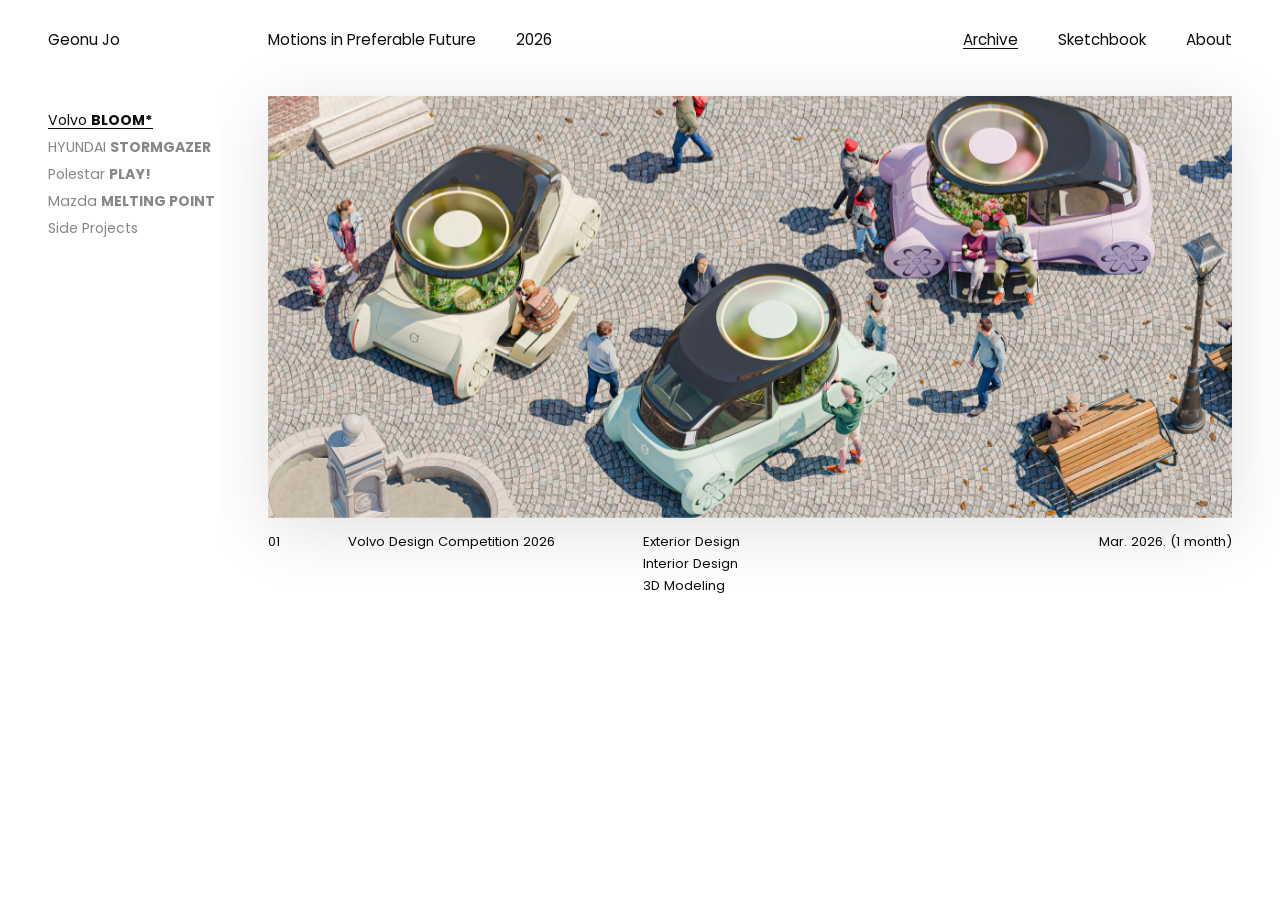
<file: index.html>
<!DOCTYPE html>
<html lang="en">
<head>
  <meta charset="UTF-8" />
  <meta name="viewport" content="width=device-width, initial-scale=1.0" />
  <title>Geonu Jo — Archive</title>
  <style>
    @font-face { font-family:'Poppins'; src:url('source/fonts/Poppins-Regular.ttf') format('truetype'); font-weight:400; }
    @font-face { font-family:'Poppins'; src:url('source/fonts/Poppins-Medium.ttf') format('truetype'); font-weight:500; }
    @font-face { font-family:'Poppins'; src:url('source/fonts/Poppins-Bold.ttf') format('truetype'); font-weight:700; }

    html {
      -webkit-text-size-adjust: 100%;
      text-size-adjust: 100%;
    }

    *, *::before, *::after { box-sizing:border-box; margin:0; padding:0; }
    html, body { width:100%; height:100%; overflow:hidden; font-family:'Poppins',sans-serif; font-weight:400; color:#0D0D11; }

    #global-nav {
      position:fixed; top:0; left:0; right:0; z-index:500;
      display:flex; align-items:baseline;
      padding:28px 48px 0;
      pointer-events:none;
    }
    #global-nav * { pointer-events:auto; }
    
    .nav-name  { font-size:0.95rem; font-weight:400; width:220px; flex-shrink:0; color:#0D0D11; transition: color 0.5s ease; }
    .nav-title { font-size:0.95rem; font-weight:400; color:#0D0D11; transition: color 0.5s ease; }
    .nav-year  { font-size:0.95rem; font-weight:400; flex:1; padding-left:40px; color:#0D0D11; transition: color 0.5s ease; }
    
    .nav-links { display:flex; gap:40px; }
    .nav-links a { font-size:0.95rem; font-weight:400; color:#0D0D11; text-decoration:none; transition: color 0.5s ease; }
    
    .nav-links a.active { text-decoration:underline; text-underline-offset:3px; }
    .nav-links a:hover  { text-decoration:underline; text-underline-offset:3px; }
    
    #global-nav.on-sketchbook .nav-name,
    #global-nav.on-sketchbook .nav-title,
    #global-nav.on-sketchbook .nav-year,
    #global-nav.on-sketchbook .nav-links a { color:#e8e8e8; }

    /* ── PAGE SCROLL ── */
    #scroll-container { position:fixed; inset:0; overflow:hidden; }
    /* 페이지 높이를 vh/svh 단위 대신 컨테이너 비율(%)로 통일:
       모바일·아이패드에서 주소창 때문에 vh와 svh가 달라 페이지가 어긋나던 문제 방지 */
    #pages-wrapper {
      width:100%;
      height:300%;
      transition: transform 0.85s cubic-bezier(0.76,0,0.24,1);
      will-change: transform;
    }
    .page { width:100%; height:33.3333%; position:relative; overflow:hidden; }

    /* ── PAGE 1: ARCHIVE ── */
    #page-archive { background:#fff; display:flex; }

    .archive-sidebar {
      width:220px;
      flex-shrink:0;
      padding:110px 0 48px 48px;
      display:flex;
      flex-direction:column;
      gap:6px;
    }
    .project-nav-item {
      font-size:0.88rem;
      font-weight:400;
      color:#878788;
      cursor:pointer;
      line-height:1.5;
      transition:color 0.2s;
      white-space:nowrap;
    }
    .project-nav-item strong { font-weight:700; }
    .project-nav-item.active { color:#0D0D11; text-decoration:underline; text-underline-offset:3px; }
    .project-nav-item:hover { color:#0D0D11; }

    .archive-content {
      flex:1;
      padding:96px 48px 48px;
      display:flex;
      flex-direction:column;
      overflow:hidden;
    }

    #archive-cover {
      position: relative;
      width: 100%;
      aspect-ratio: 16/7;
      box-shadow: 0 12px 64px rgba(0,0,0,0.12);
      background: transparent;
      flex-shrink: 0;
      cursor: pointer;
    }

    .cover-layer {
      position: absolute;
      inset: 0;
      width: 100%;
      height: 100%;
      opacity: 0;
      z-index: 1;
      transition: opacity 0.5s cubic-bezier(0.25, 1, 0.5, 1);
      will-change: opacity;
    }

    .cover-layer.active {
      opacity: 1;
      z-index: 3;
    }

    .cover-layer::after {
      content: '';
      position: absolute;
      inset: 0;
      background-color: #ffffff;
      opacity: 0; 
      pointer-events: none; 
      transition: opacity 0.3s ease; 
      z-index: 2; 
    }
    .cover-layer:hover::after { opacity: 0.1; }

    .cover-layer img {
      width: 100%;
      height: 100%;
      object-fit: cover;
      display: block;
      position: relative;
      z-index: 1;
    }

    .project-meta {
      display:grid;
      grid-template-columns: 80px 1fr 1fr 1fr;
      padding-top:14px;
      flex-shrink:0;
    }
    .meta-num     { font-size:0.82rem; color:#0D0D11; }
    .meta-context { font-size:0.82rem; color:#0D0D11; }
    .meta-tags    { font-size:0.82rem; color:#0D0D11; display:flex; flex-direction:column; gap:2px; }
    .meta-date    { font-size:0.82rem; color:#0D0D11; text-align:right; }

    /* ── PAGE 2: SKETCHBOOK (iframe) ── */
    #page-sketchbook { background:#b8b8b8; }

    /* ── PAGE 3: ABOUT ── */
    #page-about { background:#fff; }



    /* ═══════════════════════════════
       MOBILE RESPONSIVE LAYOUT STYLES
    ═══════════════════════════════ */
    @media (max-width: 768px), (max-width: 915px) and (orientation: landscape) {
      #global-nav {
        padding: 16px 20px 0;
        flex-direction: column;
        gap: 4px;
      }
      .nav-name { font-size: 0.9rem; width: auto; }
      .nav-title, .nav-year { display: none; } 
      .nav-links { width: 100%; justify-content: flex-start; gap: 24px; margin-top: 4px; }
      .nav-links a { font-size: 0.9rem; }

      #page-archive { flex-direction: column; overflow-y: auto; -webkit-overflow-scrolling: touch; }
      
      .archive-sidebar {
        width: 100%;
        padding: 114px 20px 12px 20px;
        flex-direction: row;
        overflow-x: auto;
        white-space: nowrap;
        gap: 16px;
        -webkit-overflow-scrolling: touch;
      }
      .archive-sidebar::-webkit-scrollbar { display: none; } 
      .project-nav-item { font-size: 0.85rem; display: inline-block; }

      .archive-content {
        padding: 8px 20px 40px 20px;
        flex-shrink: 0;
        overflow: visible;
      }
      #archive-cover { aspect-ratio: 4/3; }

      .project-meta {
        grid-template-columns: 1fr; 
        row-gap: 8px;
        padding-top: 14px;
      }
      .meta-num { font-size: 0.8rem; color: #878788; }
      .meta-context { font-size: 0.95rem; font-weight: 500; }
      .meta-tags { flex-direction: row; flex-wrap: wrap; gap: 4px 10px; font-size: 0.8rem; }
      /* ★ 요구사항 반영: 아카이브 페이지 날짜 정보 정렬 왼쪽으로 통합 수정 */
      .meta-date { text-align: left; font-size: 0.8rem; color: #878788; margin-top: 2px; }
      

    }

    @media (max-width: 915px) and (orientation: landscape) {
      .archive-sidebar { padding: 94px 20px 8px 20px; }
      #archive-cover { aspect-ratio: 16/6; max-height: 38vh; }
    }
  </style>
</head>
<body>

<nav id="global-nav">
  <span class="nav-name">Geonu Jo</span>
  <span class="nav-title">Motions in Preferable Future</span>
  <span class="nav-year">2026</span>
  <div class="nav-links">
    <a href="#" id="nav-archive" class="active">Archive</a>
    <a href="#" id="nav-sketchbook">Sketchbook</a>
    <a href="#" id="nav-about">About</a>
  </div>
</nav>

<div id="scroll-container">
  <div id="pages-wrapper">

    <div class="page" id="page-archive">
      <aside class="archive-sidebar">
        <div class="project-nav-item active" data-key="bloom">
          Volvo <strong>BLOOM*</strong>
        </div>
        <div class="project-nav-item" data-key="stormgazer">
          HYUNDAI <strong>STORMGAZER</strong>
        </div>
        <div class="project-nav-item" data-key="play">
          Polestar <strong>PLAY!</strong>
        </div>
        <div class="project-nav-item" data-key="mazda">
          Mazda <strong>MELTING POINT</strong>
        </div>
        <div class="project-nav-item" data-key="side">
          Side Projects
        </div>
      </aside>

      <div class="archive-content">
        <div id="archive-cover"></div>
        
        <div class="project-meta">
          <span class="meta-num" id="meta-num"></span>
          <span class="meta-context" id="meta-context"></span>
          <span class="meta-tags" id="meta-tags"></span>
          <span class="meta-date" id="meta-date"></span>
        </div>
      </div>
    </div>

    <div class="page" id="page-sketchbook">
      <iframe src="sketchbook.html" style="position:absolute;inset:0;width:100%;height:100%;border:none;" title="Sketchbook"></iframe>
    </div>

    <div class="page" id="page-about">
      <iframe id="about-iframe" src="about.html" style="position:absolute;inset:0;width:100%;height:100%;border:none;" title="About"></iframe>
    </div>

  </div>
</div>



<script>
const PROJECTS = {
  'bloom': {
    num:'01', context:'Volvo Design Competition 2026',
    tags:['Exterior Design','Interior Design','3D Modeling'],
    date:'Mar. 2026. (1 month)',
    path:'source/projects/volvo-bloom/',
    images: Array.from({length:15}, (_,i) => String(i+1).padStart(2,'0')+'.jpg'),
    vimeo: '<div style="padding:68.52% 0 0 0;position:relative;"><iframe src="https://player.vimeo.com/video/1188949481?badge=0&autopause=0&player_id=0&app_id=58479&autoplay=1&loop=1" frameborder="0" allow="autoplay; fullscreen; picture-in-picture; clipboard-write; encrypted-media; web-share" referrerpolicy="strict-origin-when-cross-origin" style="position:absolute;top:0;left:0;width:100%;height:100%;" title="BLOOM* (Volvo Design Competition 2026)"></iframe></div><script src="https://player.vimeo.com/api/player.js"><\/script>'
  },
  'stormgazer': {
    num:'02', context:'HYUNDAI industry-academic cooperation',
    tags:['Exterior Design','3D Modeling'],
    date:'Jul. 2025. - Nov. 2025. (4 months)',
    path:'source/projects/hyundai-stormgazer/',
    images: Array.from({length:13}, (_,i) => String(i+1).padStart(2,'0')+'.jpg')
  },
  'play': {
    num:'03', context:'Polestar Design Contest 2024',
    tags:['Exterior Design','Interior Design', '3D Modeling'],
    date:'Apr. 2024. - May. 2024. (2 months)',
    path:'source/projects/polestar-play/',
    images: Array.from({length:12}, (_,i) => String(i+1).padStart(2,'0')+'.jpg')
  },
  'mazda': {
    num:'04', context:'Mazda Design Competition 2025',
    tags:['Exterior Design', 'Interior Design', '3D Modeling'],
    date:'',
    path:'source/projects/mazda-melting-point/',
    images: Array.from({length:7}, (_,i) => String(i+1).padStart(2,'0')+'.jpg')
  },
  'side': {
    num:'05', context:'Various',
    tags:['Sketching','Modeling'],
    date:'2024. –',
    path:'source/projects/side-projects/',
    images: ['01.jpg']
  }
};

let activeKey = '';
let lastActiveKey = null;

function isMobileLayout() {
  return window.innerWidth <= 768 || (window.innerWidth <= 915 && window.innerHeight < window.innerWidth);
}

function initCoverLayers() {
  const container = document.getElementById('archive-cover');
  container.innerHTML = '';

  Object.keys(PROJECTS).forEach(key => {
    const p = PROJECTS[key];
    const picture = document.createElement('picture');
    picture.className = 'cover-layer';
    picture.dataset.coverKey = key;

    picture.innerHTML = `
      <source srcset="${p.path}webp/00.webp" type="image/webp">
      <img src="${p.path}jpg/00.jpg" alt="${p.num} Cover">
    `;
    container.appendChild(picture);
  });
}

function selectProject(key) {
  const p = PROJECTS[key];
  if (!p || activeKey === key) return;
  
  lastActiveKey = activeKey;
  activeKey = key;

  document.querySelectorAll('.project-nav-item').forEach(el => {
    el.classList.toggle('active', el.dataset.key === key);
  });

  const allLayers = document.querySelectorAll('.cover-layer');
  const nextLayer = document.querySelector(`.cover-layer[data-cover-key="${key}"]`);
  const prevLayer = lastActiveKey ? document.querySelector(`.cover-layer[data-cover-key="${lastActiveKey}"]`) : null;

  if (nextLayer) {
    allLayers.forEach(layer => {
      if (layer !== nextLayer && layer.classList.contains('active')) {
        layer.style.zIndex = '2'; 
      } else if (layer !== nextLayer) {
        layer.style.zIndex = '1';
      }
    });

    nextLayer.style.zIndex = '3';
    nextLayer.classList.add('active');

    if (prevLayer && prevLayer !== nextLayer) {
      const layerToHide = prevLayer;
      
      setTimeout(() => {
        if (activeKey !== layerToHide.dataset.coverKey) { 
          layerToHide.classList.remove('active');
          layerToHide.style.zIndex = '1';
        }
      }, 2600); 
    }
  }

  document.getElementById('meta-num').textContent     = p.num;
  document.getElementById('meta-context').textContent = p.context;
  document.getElementById('meta-date').textContent    = p.date;
  const tagsEl = document.getElementById('meta-tags');
  tagsEl.innerHTML = p.tags.map(t => `<span>${t}</span>`).join('');
}

document.querySelectorAll('.project-nav-item').forEach(el => {
  el.addEventListener('click', () => {
    selectProject(el.dataset.key);
    if(isMobileLayout()) {
      el.scrollIntoView({ behavior: 'smooth', inline: 'center', block: 'nearest' });
    }
  });
});

initCoverLayers();
selectProject('bloom');

document.getElementById('archive-cover').addEventListener('click', () => {
  if (activeKey) location.href = `p.html?key=${activeKey}`;
});

/* ── PAGE SNAPPING ── */
const pagesWrapper = document.getElementById('pages-wrapper');
const globalNav    = document.getElementById('global-nav');
const archivePage  = document.getElementById('page-archive');
let currentPage = 0;
let isAnimating = false;
const ANIM_MS   = 900;

function goToPage(n) {
  n = Math.max(0, Math.min(2, n));
  if (n === currentPage || isAnimating) return;
  currentPage = n;
  isAnimating = true;
  
  // translateY의 %는 wrapper(=페이지 3장) 높이 기준이므로 한 페이지 = 100/3 %
  pagesWrapper.style.transform = `translateY(${-n * (100 / 3)}%)`;
  
  document.getElementById('nav-archive').classList.toggle('active',    n === 0);
  document.getElementById('nav-sketchbook').classList.toggle('active', n === 1);
  document.getElementById('nav-about').classList.toggle('active',      n === 2);
  globalNav.classList.toggle('on-sketchbook', n === 1);
  setTimeout(() => { isAnimating = false; }, ANIM_MS);
}

document.getElementById('nav-archive').addEventListener('click',    e => { e.preventDefault(); goToPage(0); });
document.getElementById('nav-sketchbook').addEventListener('click', e => { e.preventDefault(); goToPage(1); });
document.getElementById('nav-about').addEventListener('click',      e => { e.preventDefault(); goToPage(2); });

let wheelAccum = 0, wheelTimer = null;
const WHEEL_THRESHOLD = 50;

window.addEventListener('wheel', (e) => {
  if (currentPage === 0) {
    if (isMobileLayout()) return; 
    const atBottom = archivePage.scrollTop + archivePage.clientHeight >= archivePage.scrollHeight - 4;
    const atTop    = archivePage.scrollTop <= 0;
    if (e.deltaY > 0 && !atBottom) return;
    if (e.deltaY < 0 && !atTop)    return;
  }
  wheelAccum += e.deltaY;
  clearTimeout(wheelTimer);
  wheelTimer = setTimeout(() => { wheelAccum = 0; }, 200);
  if (Math.abs(wheelAccum) < WHEEL_THRESHOLD) return;
  const dir = wheelAccum > 0 ? 1 : -1;
  wheelAccum = 0;
  if (!isAnimating) goToPage(currentPage + dir);
}, { passive:true });

/* 📱 터치 스크린 스와이프 페이지 snapping */
let touchY0 = null;
let touchX0 = null;
window.addEventListener('touchstart', e => { 
  touchY0 = e.touches[0].clientY; 
  touchX0 = e.touches[0].clientX;
}, {passive:true});

window.addEventListener('touchend', e => {
  if (touchY0 === null || isAnimating) return;
  if (currentPage === 1) {
    const dx = touchX0 - e.changedTouches[0].clientX;
    if (Math.abs(dx) > 40) return; 
  }

  const dy = touchY0 - e.changedTouches[0].clientY;
  touchY0 = null;
  if (Math.abs(dy) < 60) return;
  goToPage(currentPage + (dy > 0 ? 1 : -1));
}, {passive:true});

/* ★ 크로스 도메인 iframe 신호 완벽 수신 보장 및 단일 페이지 전이 통합 연동 */
window.addEventListener('message', (e) => {
  if (e.data === 'scroll-up-edge'   && !isAnimating) goToPage(currentPage - 1);
  if (e.data === 'scroll-down-edge' && !isAnimating) goToPage(currentPage + 1);

  if (e.data && e.data.type === 'open-project-lightbox') {
    const targetKey = e.data.key;
    const p = PROJECTS[targetKey];
    if (p) {
      const startPage = e.data.page || 1;
      location.href = `p.html?key=${targetKey}&page=${startPage}`;
    }
  }
});

function preloadProjectCovers() {
  Object.keys(PROJECTS).forEach(key => {
    const p = PROJECTS[key];
    const imgWebp = new Image();
    imgWebp.src = p.path + 'webp/00.webp';
    const imgJpg = new Image();
    imgJpg.src = p.path + 'jpg/00.jpg';
  });
}
preloadProjectCovers();


</script>
</body>
</html>
</file>
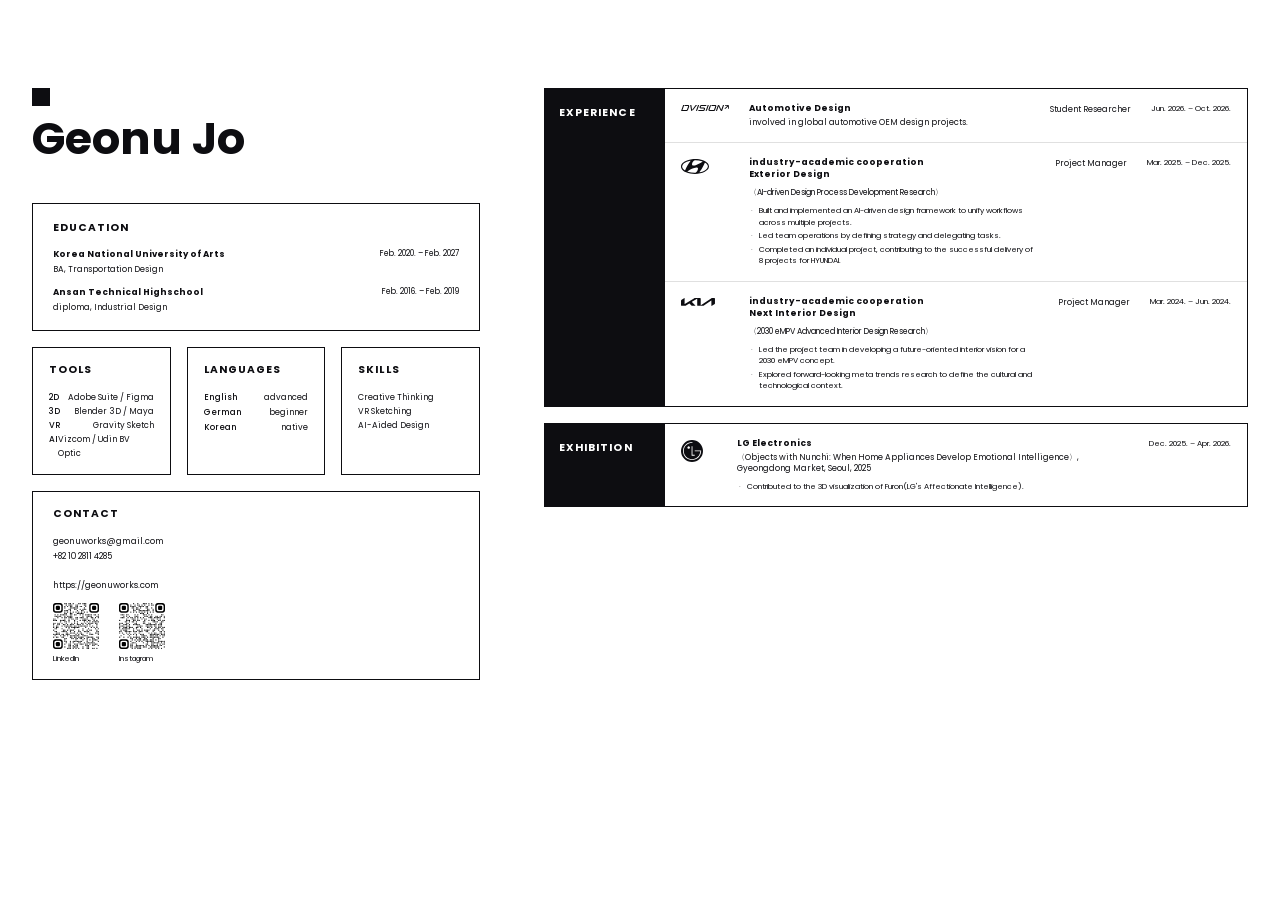
<file: about.html>
<!DOCTYPE html>
<html lang="en">
<head>
  <meta charset="UTF-8" />
  <meta name="viewport" content="width=device-width, initial-scale=1.0" />
  <title>Geonu Jo — About</title>
  <style>
    @font-face { font-family:'Poppins'; src:url('source/fonts/Poppins-Regular.ttf') format('truetype'); font-weight:400; }
    @font-face { font-family:'Poppins'; src:url('source/fonts/Poppins-Medium.ttf') format('truetype'); font-weight:500; }
    @font-face { font-family:'Poppins'; src:url('source/fonts/Poppins-Bold.ttf') format('truetype'); font-weight:700; }

    *, *::before, *::after { box-sizing:border-box; margin:0; padding:0; }

    html {
      font-size: clamp(11px, 0.85vw, 14px);
      -webkit-text-size-adjust: 100%;
      text-size-adjust: 100%;
    }

    body {
      font-family:'Poppins', sans-serif;
      font-weight:400;
      background:#ffffff;
      color:#0D0D11;
      min-height:100vh;
    }

    .body-layout {
      display:grid;
      grid-template-columns: 2fr 3fr;
      min-height:100vh;
      padding-top:48px;
    }

    /* ── LEFT COLUMN ── */
    .left-col {
      padding:40px 32px 48px;
      display:flex;
      flex-direction:column;
      gap:0;
    }

    /* Name hero */
    .name-hero {
      margin-bottom:40px;
    }
    .name-icon {
      width:18px; height:18px;
      background:#0D0D11;
      display:block;
      margin-bottom:8px;
    }
    .name-hero h1 {
      font-size:clamp(28px, 3.5vw, 52px);
      font-weight:700;
      line-height:1.1;
      color:#0D0D11;
    }

    /* Box sections */
    .box-section {
      border:1px solid #0D0D11;
      padding:16px 20px;
      margin-bottom:16px;
    }
    .box-label {
      font-size:0.96rem;
      font-weight:700;
      letter-spacing:0.1em;
      color:#0D0D11;
      margin-bottom:12px;
    }

    /* EDUCATION in box */
    .edu-entry {
      display:grid;
      grid-template-columns:1fr auto;
      gap:2px 16px;
      margin-bottom:10px;
    }
    .edu-entry:last-child { margin-bottom:0; }
    .edu-name { font-size:0.78rem; font-weight:700; color:#0D0D11; grid-column:1; }
    .edu-date { font-size:0.72rem; color:#0D0D11; grid-column:2; text-align:right; white-space:nowrap; }
    .edu-major{ font-size:0.75rem; color:#0D0D11; grid-column:1 / 3; }

    /* TOOLS / LANGUAGES / SKILLS side by side */
    .tls-row {
      display:grid;
      grid-template-columns:1fr 1fr 1fr;
      gap:16px;
      margin-bottom:16px;
    }
    .tls-box {
      border:1px solid #0D0D11;
      padding:14px 16px;
    }
    .tls-item { font-size:0.75rem; color:#0D0D11; line-height:1.7; display:flex; justify-content:space-between; }
    .tls-item .tls-key { color:#0D0D11; font-size:0.75rem; font-weight:500; }
    .lang-row-item { display:flex; justify-content:space-between; font-size:0.75rem; line-height:1.8; }
    .lang-row-item span:first-child { font-weight:500; }

    /* CONTACT box */
    .contact-box {
      border:1px solid #0D0D11;
      padding:14px 20px;
      margin-bottom:16px;
    }
    .contact-box p { font-size:0.78rem; line-height:1.7; }
    .contact-box a { color:#0D0D11; text-decoration:none; }
    .contact-box .qr-row { display:flex; gap:20px; margin-top:10px; }
    .qr-item { display:flex; flex-direction:column; align-items:flex-start; gap:4px; }
    .qr-item img { width:4.2rem; height:4.2rem; display:block; }
    .qr-item span { font-size:0.68rem; color:#0D0D11; }

    /* ── RIGHT COLUMN ── */
    .right-col {
      padding:40px 32px 48px;
      display:flex;
      flex-direction:column;
      gap:0;
    }

    /* CV section cards */
    .cv-card {
      display:grid;
      grid-template-columns:120px 1fr;
      border:1px solid #0D0D11;
      margin-bottom:16px;
      overflow:hidden;
    }

    .cv-card-label {
      background:#0D0D11;
      color:#fff;
      font-size:0.96rem;
      font-weight:700;
      letter-spacing:0.1em;
      padding:16px 14px;
      display:flex;
      align-items:flex-start;
    }

    .cv-card-body {
      padding:0;
      display:flex;
      flex-direction:column;
    }

    /* Entry rows inside cards */
    .cv-row {
      display:grid;
      grid-template-columns:auto 1fr auto auto;
      gap:0 20px;
      padding:14px 16px;
      border-bottom:1px solid #e0e0e0;
      align-items:start;
    }
    .cv-row:last-child { border-bottom:none; }

    .cv-row-logo {
      width:48px;
      display:flex;
      align-items:flex-start;
      padding-top:2px;
    }
    .cv-row-logo img { display:block; height:auto; }
    .logo-dvision  { width:52px; }
    .logo-hyundai  { width:28px; }
    .logo-kia      { width:34px; }
    .logo-lg       { width:22px; }

    .cv-row-main {
      display:flex;
      flex-direction:column;
      gap:2px;
    }
    .cv-row-title    { font-size:0.8rem; font-weight:700; color:#0D0D11; line-height:1.35; }
    .cv-row-subtitle { font-size:0.75rem; color:#0D0D11; line-height:1.4; }
    .cv-row-project  { font-size:0.72rem; color:#0D0D11; margin-top:4px; }
    .cv-row-bullets  { list-style:none; margin-top:4px; display:flex; flex-direction:column; gap:2px; }
    .cv-row-bullets li {
      font-size:0.7rem; color:#0D0D11; line-height:1.5;
      padding-left:10px; position:relative;
    }
    .cv-row-bullets li::before { content:'·'; position:absolute; left:2px; color:#878788; }

    .cv-row-role { font-size:0.75rem; color:#0D0D11; white-space:nowrap; text-align:right; }
    /* 모바일에서만 날짜를 role 옆에 붙여 보여주기 위해 · 이후는 데스크톱에서 숨김 */
    .cv-row-role .role-date { display:none; }
    .cv-row-date { font-size:0.7rem; color:#0D0D11; white-space:nowrap; text-align:right; }

    /* education / award: no logo, 3-col */
    .cv-row.no-logo {
      grid-template-columns:1fr auto auto;
      gap:0 16px;
    }

    /* exhibit: logo + body spans 3 cols + date */
    .cv-row.exhibit-row {
      grid-template-columns:auto 1fr auto;
    }
    .cv-row.exhibit-row .cv-row-logo { width:36px; }

    /* ── MOBILE ── */
    @media (max-width: 768px), (max-width: 915px) and (orientation: landscape) {

      .body-layout {
        grid-template-columns:1fr;
        min-height:auto;
        padding-top:60px;
      }

      .left-col {
        padding:20px 16px 32px;
        border-right:none;
        border-bottom:1px solid #e0e0e0;
      }

      .name-hero h1 { font-size:clamp(24px, 8vw, 40px); }
      .tls-row { grid-template-columns:1fr 1fr; }

      .right-col { padding:20px 16px 48px; }

      .cv-card { grid-template-columns:1fr; }
      .cv-card-label { padding:10px 14px; }

      /* logo + main 위, role + date 아래 별도 행으로 */
      .cv-row {
        grid-template-columns: auto 1fr auto;
        grid-template-rows: auto auto;
        gap:4px 12px;
      }
      .cv-row-logo { grid-column:1; grid-row:1; }
      .cv-row-main { grid-column:2 / 4; grid-row:1; }
      .cv-row-role {
        grid-column:1 / 3; grid-row:2;
        text-align:left;
        font-size:0.72rem;
        color:#878788;
        white-space:normal;
      }
      .cv-row-date {
        grid-column:3; grid-row:2;
        font-size:0.72rem;
        color:#878788;
        text-align:right;
        white-space:nowrap;
      }

      .cv-row.no-logo { grid-template-columns:1fr auto; }
      .cv-row.exhibit-row { grid-template-columns: auto 1fr; grid-template-rows: auto auto; }
      .cv-row.exhibit-row .cv-row-date {
        grid-column:1 / 3; grid-row:2;
        text-align:left;
      }
    }
  </style>
</head>
<body>

  <div class="body-layout">

    <!-- ── LEFT ── -->
    <aside class="left-col">

      <div class="name-hero">
        <span class="name-icon"></span>
        <h1>Geonu Jo</h1>
      </div>

      <!-- EDUCATION -->
      <div class="box-section">
        <div class="box-label">EDUCATION</div>
        <div class="edu-entry">
          <div class="edu-name">Korea National University of Arts</div>
          <div class="edu-date">Feb. 2020. – Feb. 2027</div>
          <div class="edu-major">BA, Transportation Design</div>
        </div>
        <div class="edu-entry">
          <div class="edu-name">Ansan Technical Highschool</div>
          <div class="edu-date">Feb. 2016. – Feb. 2019</div>
          <div class="edu-major">diploma, Industrial Design</div>
        </div>
      </div>

      <!-- TOOLS / LANGUAGES / SKILLS -->
      <div class="tls-row">
        <div class="tls-box">
          <div class="box-label">TOOLS</div>
          <div class="tls-item"><span class="tls-key">2D</span><span>Adobe Suite / Figma</span></div>
          <div class="tls-item"><span class="tls-key">3D</span><span>Blender 3D / Maya</span></div>
          <div class="tls-item"><span class="tls-key">VR</span><span>Gravity Sketch</span></div>
          <div class="tls-item"><span class="tls-key">AI</span><span>Vizcom / Udin BV Optic</span></div>
        </div>
        <div class="tls-box">
          <div class="box-label">LANGUAGES</div>
          <div class="lang-row-item"><span>English</span><span>advanced</span></div>
          <div class="lang-row-item"><span>German</span><span>beginner</span></div>
          <div class="lang-row-item"><span>Korean</span><span>native</span></div>
        </div>
        <div class="tls-box">
          <div class="box-label">SKILLS</div>
          <div class="tls-item">Creative Thinking</div>
          <div class="tls-item">VR Sketching</div>
          <div class="tls-item">AI-Aided Design</div>
        </div>
      </div>

      <!-- CONTACT -->
      <div class="contact-box">
        <div class="box-label">CONTACT</div>
        <p><a href="mailto:geonuworks@gmail.com">geonuworks@gmail.com</a></p>
        <p>+82 10 2811 4285</p>
        <p>&nbsp;</p>
        <p>https://geonuworks.com</p>
        <div class="qr-row">
          <div class="qr-item">
            <img src="source/icons/qr_linkedin.svg" alt="LinkedIn QR" />
            <span>LinkedIn</span>
          </div>
          <div class="qr-item">
            <img src="source/icons/qr_instagram.svg" alt="Instagram QR" />
            <span>Instagram</span>
          </div>
        </div>
      </div>

    </aside>

    <!-- ── RIGHT ── -->
    <main class="right-col">

      <!-- EXPERIENCE -->
      <div class="cv-card">
        <div class="cv-card-label">EXPERIENCE</div>
        <div class="cv-card-body">

          <!-- DVISION -->
          <div class="cv-row">
            <div class="cv-row-logo">
              <img class="logo-dvision" src="source/icons/logo_dvision.svg" alt="DVISION" />
            </div>
            <div class="cv-row-main">
              <div class="cv-row-title">Automotive Design</div>
              <div class="cv-row-subtitle">involved in global automotive OEM design projects.</div>
            </div>
            <div class="cv-row-role">Student Researcher</div>
            <div class="cv-row-date">Jun. 2026. – Oct. 2026.</div>
          </div>

          <!-- HYUNDAI -->
          <div class="cv-row">
            <div class="cv-row-logo">
              <img class="logo-hyundai" src="source/icons/logo_hyundai.svg" alt="Hyundai" />
            </div>
            <div class="cv-row-main">
              <div class="cv-row-title">industry-academic cooperation<br>Exterior Design</div>
              <div class="cv-row-project">〈AI-driven Design Process Development Research〉</div>
              <ul class="cv-row-bullets">
                <li>Built and implemented an AI-driven design framework to unify workflows across multiple projects.</li>
                <li>Led team operations by defining strategy and delegating tasks.</li>
                <li>Completed an individual project, contributing to the successful delivery of 8 projects for HYUNDAI.</li>
              </ul>
            </div>
            <div class="cv-row-role">Project Manager</div>
            <div class="cv-row-date">Mar. 2025. – Dec. 2025.</div>
          </div>

          <!-- KIA -->
          <div class="cv-row">
            <div class="cv-row-logo">
              <img class="logo-kia" src="source/icons/logo_kia.svg" alt="KIA" />
            </div>
            <div class="cv-row-main">
              <div class="cv-row-title">industry-academic cooperation<br>Next Interior Design</div>
              <div class="cv-row-project">〈2030 eMPV Advanced Interior Design Research〉</div>
              <ul class="cv-row-bullets">
                <li>Led the project team in developing a future-oriented interior vision for a 2030 eMPV concept.</li>
                <li>Explored forward-looking meta trends research to define the cultural and technological context.</li>
              </ul>
            </div>
            <div class="cv-row-role">Project Manager</div>
            <div class="cv-row-date">Mar. 2024. – Jun. 2024.</div>
          </div>

        </div>
      </div>

      <!-- EXHIBITION -->
      <div class="cv-card">
        <div class="cv-card-label">EXHIBITION</div>
        <div class="cv-card-body">
          <div class="cv-row exhibit-row">
            <div class="cv-row-logo">
              <img class="logo-lg" src="source/icons/logo_lg.svg" alt="LG" />
            </div>
            <div class="cv-row-main">
              <div class="cv-row-title">LG Electronics</div>
              <div class="cv-row-subtitle">〈Objects with Nunchi: When Home Appliances Develop Emotional Intelligence〉, Gyeongdong Market, Seoul, 2025</div>
              <ul class="cv-row-bullets">
                <li>Contributed to the 3D visualization of Furon(LG's Affectionate Intelligence).</li>
              </ul>
            </div>
            <div class="cv-row-date">Dec. 2025. – Apr. 2026.</div>
          </div>
        </div>
      </div>

    </main>
  </div>

<script>
(function() {
  const isMobile = () => window.innerWidth <= 768 || (window.innerWidth <= 915 && window.innerHeight < window.innerWidth);

  let wheelAccum = 0, wheelTimer = null;
  const THRESHOLD = 50;
  window.addEventListener('wheel', (e) => {
    if (isMobile()) return;
    const el = document.documentElement;
    const atTop    = el.scrollTop <= 0;
    const atBottom = el.scrollTop + el.clientHeight >= el.scrollHeight - 4;
    wheelAccum += e.deltaY;
    clearTimeout(wheelTimer);
    wheelTimer = setTimeout(() => { wheelAccum = 0; }, 200);
    if (Math.abs(wheelAccum) < THRESHOLD) return;
    const dir = wheelAccum > 0 ? 1 : -1;
    wheelAccum = 0;
    if (dir < 0 && atTop)    window.parent.postMessage('scroll-up-edge',   '*');
    if (dir > 0 && atBottom) window.parent.postMessage('scroll-down-edge', '*');
  }, { passive: true });

  let touchY0 = null;
  window.addEventListener('touchstart', e => { touchY0 = e.touches[0].clientY; }, { passive: true });
  window.addEventListener('touchend', e => {
    if (touchY0 === null) return;
    const dy = touchY0 - e.changedTouches[0].clientY;
    touchY0 = null;
    if (Math.abs(dy) < 60) return;
    const el = document.documentElement;
    const atTop    = el.scrollTop <= 0;
    const atBottom = el.scrollTop + el.clientHeight >= el.scrollHeight - 4;
    if (dy < 0 && atTop)    window.parent.postMessage('scroll-up-edge',   '*');
    if (dy > 0 && atBottom) window.parent.postMessage('scroll-down-edge', '*');
  }, { passive: true });
})();
</script>
</body>
</html>
</file>
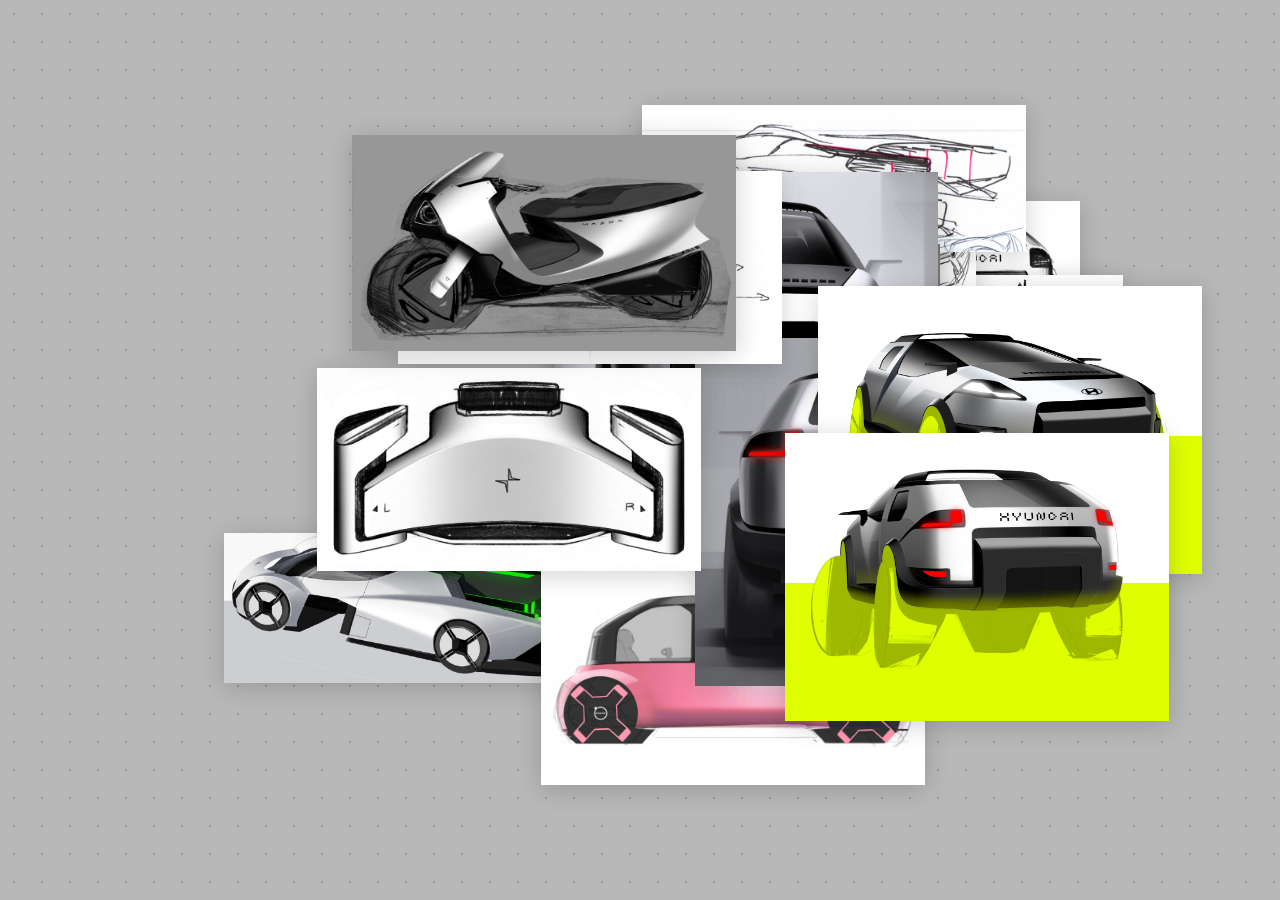
<file: sketchbook.html>
<!DOCTYPE html>
<html lang="en">
<head>
  <meta charset="UTF-8" />
  <meta name="viewport" content="width=device-width, initial-scale=1.0" />
  <title>Geonu Jo — Sketchbook</title>
  
  <script src="sketch-data.js"></script>

  <style>
    @font-face { font-family:'Poppins'; src:url('source/fonts/Poppins-Regular.ttf') format('truetype'); font-weight:400; }
    @font-face { font-family:'Poppins'; src:url('source/fonts/Poppins-Medium.ttf') format('truetype'); font-weight:500; }
    @font-face { font-family:'Poppins'; src:url('source/fonts/Poppins-Bold.ttf') format('truetype'); font-weight:700; }

    html {
      -webkit-text-size-adjust: 100%;
      text-size-adjust: 100%;
    }

    *, *::before, *::after { box-sizing:border-box; margin:0; padding:0; }
    html, body { width:100%; height:100%; overflow:hidden; font-family:'Poppins',sans-serif; }

    body {
      background-color:#b8b8b8;
      background-image:radial-gradient(circle, #999 1px, transparent 1px);
      background-size:28px 28px;
    }

    #board { position:absolute; inset:0; user-select:none; }

    .sketch {
      position:absolute; background:#fff;
      box-shadow:0 4px 24px rgba(0,0,0,0.18);
      cursor:grab; will-change:left,top;
      transition:box-shadow 0.25s ease;
    }
    .sketch.dragging { cursor:grabbing; box-shadow:0 12px 40px rgba(0,0,0,0.32); }
    
    .sketch img {
      display:block; width:100%; height:100%;
      object-fit:fill; pointer-events:none; 
      user-select:none; -webkit-user-drag:none;
    }

    .sketch-info {
      position:absolute;
      bottom:0; left:0; right:0;
      background: rgba(13, 13, 17, 0.7);
      backdrop-filter: blur(8px);
      -webkit-backdrop-filter: blur(8px);
      padding:0.5em 0.8em;
      display:flex;
      justify-content:space-between;
      align-items:baseline;
      gap:8px;
      opacity:0;
      transition:opacity 0.18s ease;
      pointer-events:none;
      z-index: 5;
    }
    .sketch:hover .sketch-info { opacity:1; }
    
    .sketch-info-project {
      font-size:clamp(12px, 0.9vw, 15px);
      font-family:'Poppins', sans-serif;
      font-weight:400;
      color:#fff;
      white-space:nowrap;
      overflow:hidden;
      text-overflow:ellipsis;
    }
    .sketch-info-project strong { font-weight:700; }

    .sketch-info-project.clickable {
      pointer-events: auto !important;
    }
    .sketch-info-project.clickable strong {
      cursor: pointer !important;
      display: inline-block;
    }
    .sketch-info-project.clickable strong:hover {
      text-decoration: underline;
      text-underline-offset: 2px;
    }
    
    .sketch-info-date {
      font-size:clamp(12px, 0.9vw, 15px);
      font-family:'Poppins', sans-serif;
      font-weight:400;
      color:#fff;
      white-space:nowrap;
      flex-shrink:0;
    }

    /* ── 모바일 카루셀 갤러리 변환 (양옆 카드 노출) ── */
    @media (max-width: 768px), (max-width: 915px) and (orientation: landscape) {
      #board {
        display: flex;
        width: 100%;
        height: 100svh;
        overflow-x: auto;
        overflow-y: hidden;
        scroll-snap-type: x mandatory;
        -webkit-overflow-scrolling: touch;
        padding-left: 9vw;
        padding-right: 9vw;
        align-items: stretch;
      }
      #board::-webkit-scrollbar { display: none; }

      .sketch {
        position: relative !important;
        left: 0 !important; top: 0 !important;
        width: 82vw !important;
        height: 100svh !important;
        flex-shrink: 0;
        background: transparent !important;
        box-shadow: none !important;
        display: flex !important;
        flex-direction: column;
        align-items: center;
        justify-content: center;
        scroll-snap-align: center;
        padding: 80px 0 80px;
        cursor: default !important;
        transition: none !important;
      }

      .sketch img {
        width: auto !important;
        height: auto !important;
        max-width: 100% !important;
        max-height: calc(100svh - 180px) !important;
        object-fit: contain !important;
        background: #fff;
        box-shadow: 0 4px 20px rgba(0,0,0,0.2);
        pointer-events: auto !important;
        cursor: pointer;
        flex-shrink: 0;
      }

      /* info bar: absolutely positioned inside the sketch card */
      .sketch-info {
        position: absolute !important;
        bottom: 32px !important;
        left: 0 !important;
        right: 0 !important;
        opacity: 1 !important;
        border-radius: 8px;
        margin: 0 4px;
        pointer-events: auto !important;
        backdrop-filter: blur(8px);
        -webkit-backdrop-filter: blur(8px);
      }
    }

    @media (max-width: 915px) and (orientation: landscape) {
      #board { padding-left: 14vw; padding-right: 14vw; }
      .sketch {
        width: 72vw !important;
        padding: 48px 0 64px !important;
      }
      .sketch img { max-height: calc(100svh - 120px) !important; }
      .sketch-info { bottom: 16px !important; padding: 0.3em 0.8em; }
    }
  </style>
</head>
<body>
<div id="board"></div>

<script>
const SKETCH_FILES = Array.from({ length: 16 }, (_, i) => `source/sketches/${String(i + 1).padStart(2, '0')}.jpg`);
const SKETCH_W = window.innerWidth * 0.30;
const board = document.getElementById('board');
let zTop = 100;
const rand = (a,b) => Math.random()*(b-a)+a;

function isMobileView() {
  return window.innerWidth <= 768 || (window.innerWidth <= 915 && window.innerHeight < window.innerWidth);
}

function placeSketch(src, idx) {
  const img = new Image(); img.src = src;
  const place = () => {
    const vw = window.innerWidth;
    const vh = window.innerHeight;
    const w  = SKETCH_W;
    const h  = img.naturalWidth ? w/(img.naturalWidth/img.naturalHeight) : w/1.6;

    const x = Math.max(0, Math.min(vw - w, rand(0, vw - w)));
    const y = Math.max(0, Math.min(vh - h, rand(0, vh - h)));

    const el = document.createElement('div');
    el.className = 'sketch';
    
    const mobile = isMobileView();
    if (!mobile) {
      el.style.cssText = `width:${w}px;height:${h}px;left:${x}px;top:${y}px;z-index:${idx+1};`;
    }

    img.alt=''; img.draggable=false;
    el.appendChild(img);

    const key = String(idx+1).padStart(2,'0');
    const meta = (typeof sketchMeta !== 'undefined' && sketchMeta[key]) || { project:'<N/A>', date:'<N/A>' };
    
    const info = document.createElement('div');
    info.className = 'sketch-info';
    
    const isClickable = meta.project !== 'N/A' && meta.project !== '<N/A>';
    const clickableClass = isClickable ? 'clickable' : '';

    info.innerHTML = `<span class="sketch-info-project ${clickableClass}">from <strong>${meta.project}</strong></span><span class="sketch-info-date">${meta.date}</span>`;
    el.appendChild(info);

    /* ★ 라이트박스 신호 송출부 수신 연동 정상화 개수 처리 */
    const triggerLightbox = (e) => {
      if (!isClickable) return;
      e.preventDefault();
      e.stopPropagation();
      
      let projectKey = '';
      const normName = meta.project.replace('*', '').toLowerCase();
      
      if (normName.includes('bloom')) projectKey = 'bloom';
      else if (normName.includes('stormgazer')) projectKey = 'stormgazer';
      else if (normName.includes('play')) projectKey = 'play';
      else if (normName.includes('mazda') || normName.includes('melting')) projectKey = 'mazda';
      else if (normName.includes('side project')) projectKey = 'side';

      if (projectKey) {
        const targetPage = meta.page || 1;
        // 부모 전송 객체 window.parent 통일
        window.parent.postMessage({ 
          type: 'open-project-lightbox', 
          key: projectKey,
          page: targetPage 
        }, '*');
      }
    };

    if (mobile) {
      let touchMoveFlag = false;
      img.addEventListener('touchmove', () => { touchMoveFlag = true; }, { passive: true });
      img.addEventListener('touchend', (e) => {
        if (!touchMoveFlag) {
          triggerLightbox(e);
        }
        touchMoveFlag = false;
      });
      img.addEventListener('click', triggerLightbox);
    }

    if (isClickable) {
      const projectBtn = info.querySelector('.sketch-info-project strong');
      projectBtn.addEventListener('pointerdown', (e) => { e.stopPropagation(); });
      projectBtn.addEventListener('click', triggerLightbox);
    }

    board.appendChild(el);
    if (!mobile) {
      makeDraggable(el);
    }
  };
  
  if (img.complete && img.naturalWidth) place();
  else { img.onload = place; img.onerror = place; }
}

SKETCH_FILES.forEach((s,i) => setTimeout(()=>placeSketch(s,i), i*60));

function makeDraggable(el) {
  let active=false, sx,sy,ox,oy;
  el.addEventListener('pointerdown', e => {
    if (e.button!==0 || isMobileView()) return;
    e.preventDefault(); e.stopPropagation();
    el.setPointerCapture(e.pointerId);
    el.style.zIndex = ++zTop;
    active=true; sx=e.clientX; sy=e.clientY;
    ox=parseFloat(el.style.left); oy=parseFloat(el.style.top);
    el.classList.add('dragging');
  });
  el.addEventListener('pointermove', e => {
    if (!active) return;
    el.style.left=(ox+e.clientX-sx)+'px';
    el.style.top =(oy+e.clientY-sy)+'px';
  });
  const end=()=>{ active=false; el.classList.remove('dragging'); };
  el.addEventListener('pointerup', end);
  el.addEventListener('pointercancel', end);
}

// ★ 모바일 스케치북 면적 터치 스와이프 상하 전이 브릿지 복원
// 좌우 스와이프(스케치 넘기기) 중 살짝 섞인 상하 움직임으로 페이지가 넘어가지 않도록,
// 수평 기준 각도가 MIN_VERTICAL_ANGLE(도) 미만이면 좌우 스와이프로 보고 페이지 전환을 무시한다.
const MIN_VERTICAL_ANGLE = 30;
const MIN_VERTICAL_DIST  = 60;   // 페이지 전환에 필요한 최소 세로 이동거리(px)
let touchX0 = null, touchY0 = null;
window.addEventListener('touchstart', e => {
  touchX0 = e.touches[0].clientX;
  touchY0 = e.touches[0].clientY;
}, {passive:true});
window.addEventListener('touchcancel', () => { touchX0 = touchY0 = null; }, {passive:true});
window.addEventListener('touchend', e => {
  if (touchY0 === null || !isMobileView()) { touchX0 = touchY0 = null; return; }
  const dx = e.changedTouches[0].clientX - touchX0;
  const dy = touchY0 - e.changedTouches[0].clientY;
  touchX0 = touchY0 = null;

  if (Math.abs(dy) <= MIN_VERTICAL_DIST) return;
  const angle = Math.atan2(Math.abs(dy), Math.abs(dx)) * 180 / Math.PI;  // 수평 기준 0~90°
  if (angle < MIN_VERTICAL_ANGLE) return;   // 거의 수평 → 좌우 스와이프로 처리

  window.parent.postMessage(dy > 0 ? 'scroll-down-edge' : 'scroll-up-edge', '*');
}, {passive:true});

let wheelAccum=0, wheelTimer=null;
window.addEventListener('wheel', e => {
  if (isMobileView()) {
    wheelAccum += e.deltaY;
    clearTimeout(wheelTimer);
    wheelTimer = setTimeout(()=>{ wheelAccum=0; }, 200);
    if (Math.abs(wheelAccum) < 40) return;
    window.parent.postMessage(wheelAccum > 0 ? 'scroll-down-edge' : 'scroll-up-edge', '*');
    wheelAccum = 0;
    return;
  }
  wheelAccum += e.deltaY;
  clearTimeout(wheelTimer);
  wheelTimer = setTimeout(()=>{ wheelAccum=0; }, 200);
  if (Math.abs(wheelAccum) < 50) return;
  const dir = wheelAccum > 0 ? 1 : -1;
  wheelAccum = 0;
  if (dir < 0) window.parent.postMessage('scroll-up-edge',   '*');
  if (dir > 0) window.parent.postMessage('scroll-down-edge', '*');
}, {passive:true});
</script>
</body>
</html>
</file>
